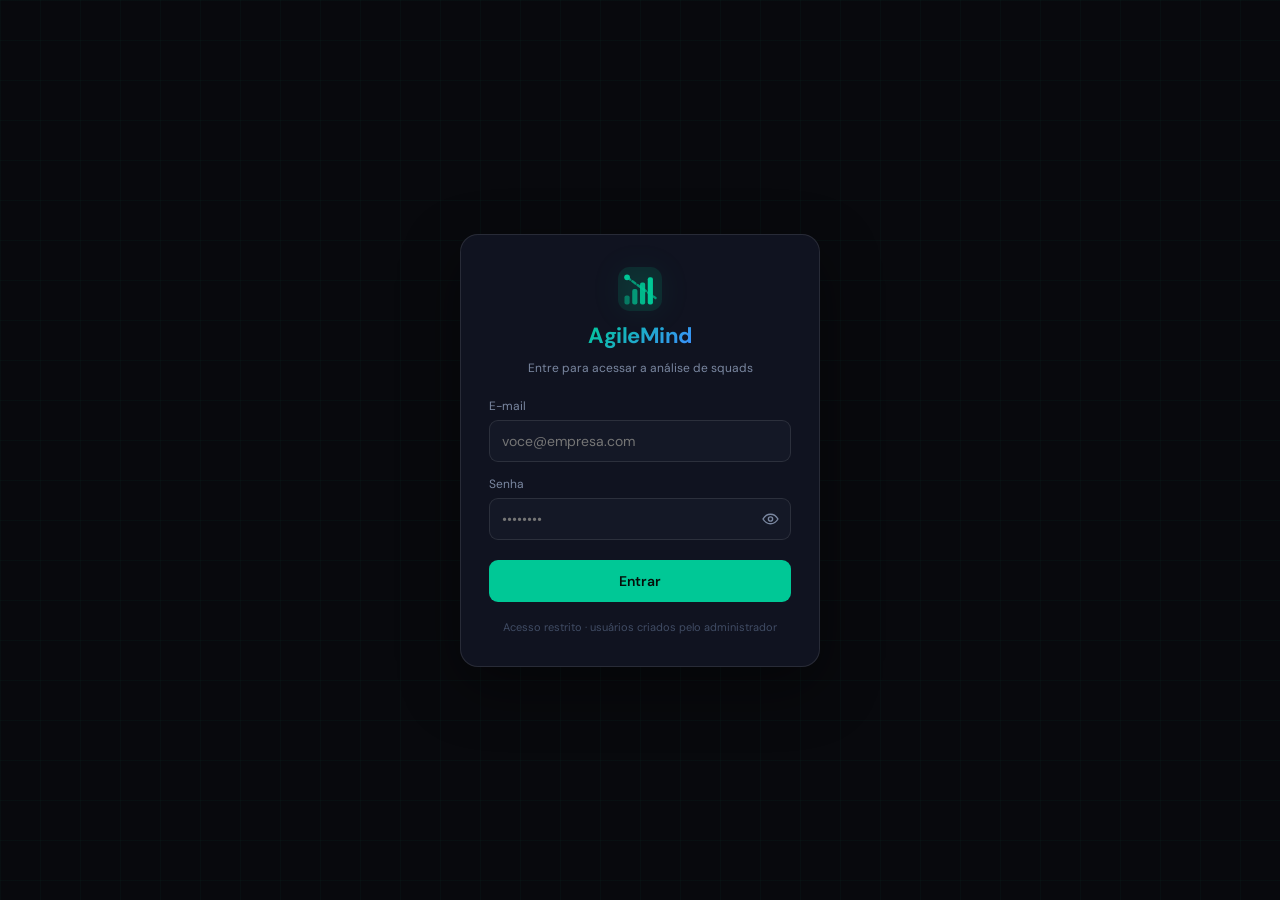
<file: templates/login.html>
<!DOCTYPE html>
<html lang="pt-BR">
<head>
<meta charset="UTF-8"/>
<meta name="viewport" content="width=device-width, initial-scale=1.0"/>
<title>AgileMind · Entrar</title>
<link rel="stylesheet" href="/static/pwdfield.css"/>
<style>
@import url('https://fonts.googleapis.com/css2?family=DM+Sans:wght@300;400;500;600;700&display=swap');
*,*::before,*::after{box-sizing:border-box;margin:0;padding:0}
:root{
  --bg-base:#08090d;--bg-card:#101320;--bg-elevated:#141826;
  --border:rgba(255,255,255,.10);--text:#dde3f0;--muted:#7a87a0;--dim:#404c64;
  --accent:#00c896;--accent-glow:rgba(0,200,150,.20);--red:#ff5c5c;
}
html,body{height:100%}
body{
  font-family:'DM Sans',system-ui,sans-serif;background:var(--bg-base);color:var(--text);
  display:flex;align-items:center;justify-content:center;min-height:100vh;
  background-image:linear-gradient(rgba(0,200,150,.03) 1px,transparent 1px),linear-gradient(90deg,rgba(0,200,150,.03) 1px,transparent 1px);
  background-size:40px 40px;
}
.card{
  width:360px;max-width:90vw;background:var(--bg-card);border:1px solid var(--border);
  border-radius:18px;padding:32px 28px;box-shadow:0 20px 60px rgba(0,0,0,.4);
}
.brand{display:flex;flex-direction:column;align-items:center;gap:10px;margin-bottom:22px}
.brand svg{filter:drop-shadow(0 0 16px var(--accent-glow))}
.brand h1{
  font-size:22px;font-weight:700;letter-spacing:-.02em;
  background:linear-gradient(135deg,#00c896,#3d8eff);-webkit-background-clip:text;
  -webkit-text-fill-color:transparent;background-clip:text;
}
.brand p{font-size:12px;color:var(--muted)}
label{display:block;font-size:12px;color:var(--muted);margin:14px 0 6px}
input{
  width:100%;background:var(--bg-elevated);border:1px solid var(--border);border-radius:9px;
  padding:11px 12px;color:var(--text);font-size:14px;font-family:inherit;outline:none;transition:border-color .2s;
}
input:focus{border-color:var(--accent)}
button{
  width:100%;margin-top:20px;background:var(--accent);color:#050f0a;border:none;border-radius:9px;
  padding:12px;font-size:14px;font-weight:600;cursor:pointer;font-family:inherit;transition:opacity .2s,transform .1s;
}
button:hover{opacity:.9}button:active{transform:scale(.98)}
button:disabled{opacity:.5;cursor:not-allowed}
.err{display:none;margin-top:14px;background:rgba(255,92,92,.08);border:1px solid rgba(255,92,92,.3);
  color:var(--red);font-size:12.5px;border-radius:8px;padding:9px 11px;text-align:center}
.err.show{display:block}
.foot{margin-top:18px;text-align:center;font-size:11px;color:var(--dim)}
</style>
</head>
<body>
  <form class="card" id="form">
    <div class="brand">
      <svg width="44" height="44" viewBox="0 0 34 34" fill="none">
        <rect width="34" height="34" rx="9" fill="rgba(0,200,150,.12)"/>
        <rect x="5" y="22" width="4" height="7" rx="1.5" fill="#00c896" opacity=".5"/>
        <rect x="11" y="17" width="4" height="12" rx="1.5" fill="#00c896" opacity=".7"/>
        <rect x="17" y="12" width="4" height="17" rx="1.5" fill="#00c896" opacity=".9"/>
        <rect x="23" y="8" width="4" height="21" rx="1.5" fill="#00c896"/>
        <path d="M7 8 L29 24" stroke="#00c896" stroke-width="1.8" stroke-linecap="round" stroke-dasharray="3 2" opacity=".7"/>
        <circle cx="7" cy="8" r="2.2" fill="#00c896"/>
      </svg>
      <h1>AgileMind</h1>
      <p>Entre para acessar a análise de squads</p>
    </div>

    <label for="email">E-mail</label>
    <input id="email" type="email" autocomplete="username" placeholder="voce@empresa.com" required/>

    <label for="password">Senha</label>
    <input id="password" type="password" data-pwd autocomplete="current-password" placeholder="••••••••" required/>

    <button id="btn" type="submit">Entrar</button>
    <div class="err" id="err"></div>
    <div class="foot">Acesso restrito · usuários criados pelo administrador</div>
  </form>

<script src="/static/pwdfield.js"></script>
<script>
const form = document.getElementById('form');
const btn = document.getElementById('btn');
const err = document.getElementById('err');

form.addEventListener('submit', async (e) => {
  e.preventDefault();
  err.classList.remove('show');
  btn.disabled = true; btn.textContent = 'Entrando...';
  try {
    const res = await fetch('/login', {
      method: 'POST',
      headers: { 'Content-Type': 'application/json' },
      body: JSON.stringify({
        email: document.getElementById('email').value.trim(),
        password: document.getElementById('password').value,
      }),
    });
    if (res.ok) {
      window.location.href = '/';
      return;
    }
    const data = await res.json().catch(() => ({}));
    err.textContent = data.error || 'Não foi possível entrar.';
    err.classList.add('show');
  } catch {
    err.textContent = 'Falha de conexão.';
    err.classList.add('show');
  }
  btn.disabled = false; btn.textContent = 'Entrar';
});
</script>
</body>
</html>
</file>
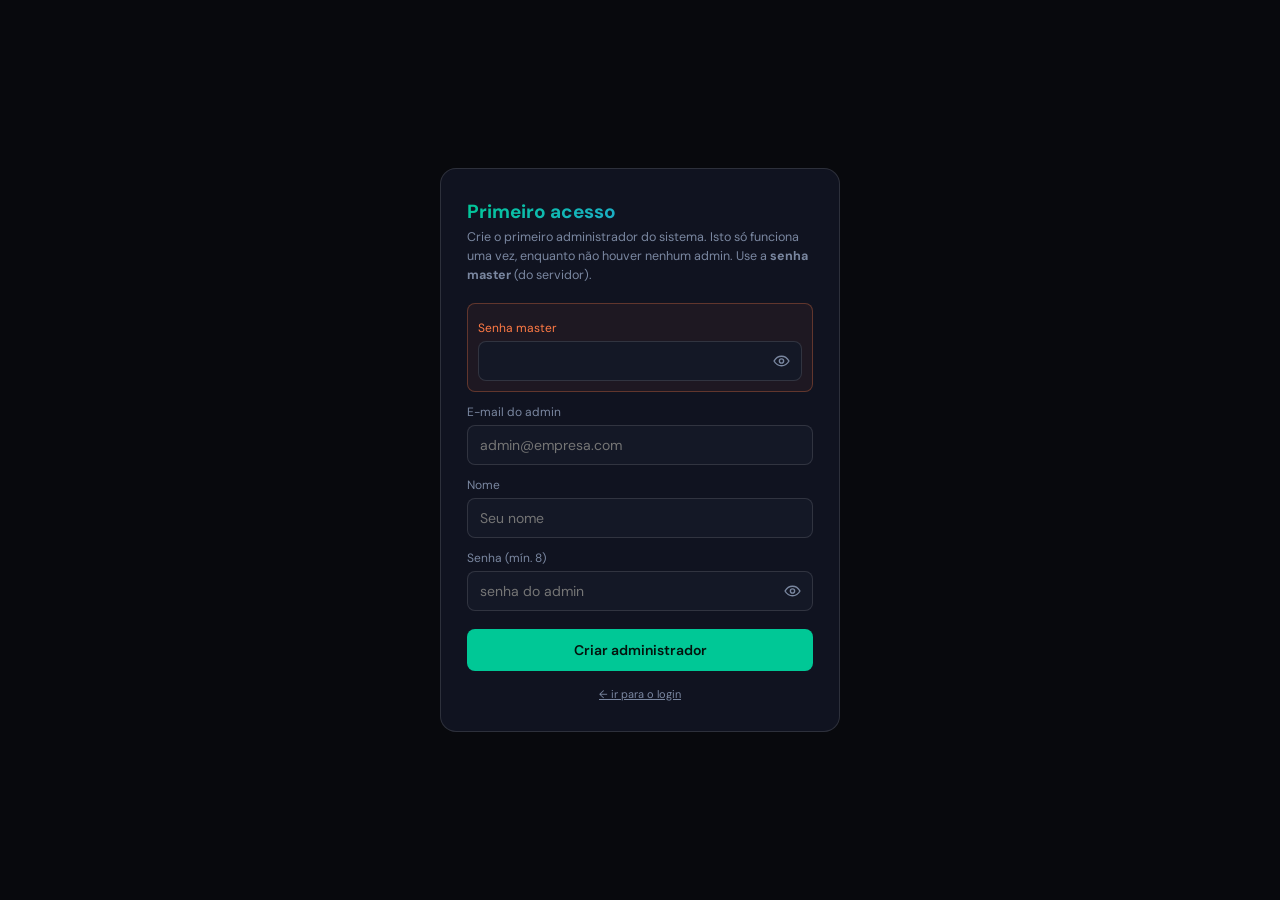
<file: templates/setup.html>
<!DOCTYPE html>
<html lang="pt-BR">
<head>
<meta charset="UTF-8"/>
<meta name="viewport" content="width=device-width, initial-scale=1.0"/>
<title>AgileMind · Primeiro acesso</title>
<link rel="stylesheet" href="/static/pwdfield.css"/>
<style>
@import url('https://fonts.googleapis.com/css2?family=DM+Sans:wght@300;400;500;600;700&display=swap');
*,*::before,*::after{box-sizing:border-box;margin:0;padding:0}
:root{--bg:#08090d;--card:#101320;--elev:#141826;--border:rgba(255,255,255,.12);
  --text:#dde3f0;--muted:#7a87a0;--accent:#00c896;--red:#ff5c5c;--orange:#ff7a45}
body{font-family:'DM Sans',system-ui,sans-serif;background:var(--bg);color:var(--text);
  min-height:100vh;display:flex;align-items:center;justify-content:center;padding:24px}
.card{width:400px;max-width:92vw;background:var(--card);border:1px solid var(--border);border-radius:16px;padding:30px 26px}
h1{font-size:19px;font-weight:700;margin-bottom:4px;background:linear-gradient(135deg,#00c896,#3d8eff);-webkit-background-clip:text;-webkit-text-fill-color:transparent;background-clip:text}
.sub{font-size:12.5px;color:var(--muted);margin-bottom:18px;line-height:1.5}
label{display:block;font-size:12px;color:var(--muted);margin:12px 0 5px}
input{width:100%;background:var(--elev);border:1px solid var(--border);border-radius:8px;padding:10px 12px;color:var(--text);font-size:14px;font-family:inherit;outline:none}
input:focus{border-color:var(--accent)}
.master{border:1px solid rgba(255,122,69,.3);background:rgba(255,122,69,.06);border-radius:8px;padding:4px 10px 10px;margin-bottom:6px}
.master label{color:var(--orange)}
button{width:100%;margin-top:18px;background:var(--accent);color:#04130d;border:none;border-radius:8px;padding:12px;font-size:14px;font-weight:600;cursor:pointer;font-family:inherit}
button:disabled{opacity:.5}
.msg{display:none;margin-top:14px;font-size:12.5px;border-radius:8px;padding:9px 11px;text-align:center}
.msg.ok{display:block;background:rgba(0,200,150,.08);border:1px solid rgba(0,200,150,.3);color:var(--accent)}
.msg.err{display:block;background:rgba(255,92,92,.08);border:1px solid rgba(255,92,92,.3);color:var(--red)}
.foot{margin-top:16px;text-align:center;font-size:11px;color:#404c64}
.foot a{color:var(--muted)}
</style>
</head>
<body>
  <form class="card" id="f">
    <h1>Primeiro acesso</h1>
    <div class="sub">Crie o primeiro administrador do sistema. Isto só funciona uma vez, enquanto não houver nenhum admin. Use a <b>senha master</b> (do servidor).</div>
    <div class="master">
      <label>Senha master</label>
      <input id="master" type="password" data-pwd autocomplete="off"/>
    </div>
    <label>E-mail do admin</label>
    <input id="email" type="email" placeholder="admin@empresa.com"/>
    <label>Nome</label>
    <input id="nome" type="text" placeholder="Seu nome"/>
    <label>Senha (mín. 8)</label>
    <input id="password" type="password" data-pwd placeholder="senha do admin"/>
    <button id="btn" type="submit">Criar administrador</button>
    <div class="msg" id="msg"></div>
    <div class="foot"><a href="/login">← ir para o login</a></div>
  </form>
<script src="/static/pwdfield.js"></script>
<script>
const $=id=>document.getElementById(id);
$('f').addEventListener('submit',async e=>{
  e.preventDefault(); const msg=$('msg'); $('btn').disabled=true;
  const r=await fetch('/admin/bootstrap',{method:'POST',headers:{'Content-Type':'application/json'},
    body:JSON.stringify({master_password:$('master').value,email:$('email').value.trim(),nome:$('nome').value.trim(),password:$('password').value})});
  const d=await r.json().catch(()=>({}));
  if(r.ok){msg.className='msg ok';msg.textContent='✓ Admin criado! Redirecionando para o login...';setTimeout(()=>location.href='/login',1500);}
  else{msg.className='msg err';msg.textContent=d.error||('Erro '+r.status);$('btn').disabled=false;}
});
</script>
</body>
</html>
</file>
<file: static/pwdfield.css>
/* Componente de campo de senha (olho mostrar/ocultar). Usa fallbacks de cor
   para funcionar em qualquer tela, independente das variáveis locais. */
.pwdfield {
  position: relative;
  display: block;
  width: 100%;
}
.pwdfield > input {
  width: 100%;
  padding-right: 40px !important;
}
.pwdfield-eye {
  position: absolute;
  right: 8px;
  top: 50%;
  transform: translateY(-50%);
  background: none;
  border: none;
  cursor: pointer;
  padding: 4px;
  margin: 0;
  display: flex;
  align-items: center;
  color: var(--text-muted, var(--muted, #7a87a0));
  width: auto;
}
.pwdfield-eye:hover {
  color: var(--accent, #00c896);
}

/* iOS: font-size >= 16px no campo evita o auto-zoom ao focar */
@media (max-width: 768px) {
  .pwdfield > input { font-size: 16px; }
}
</file>
